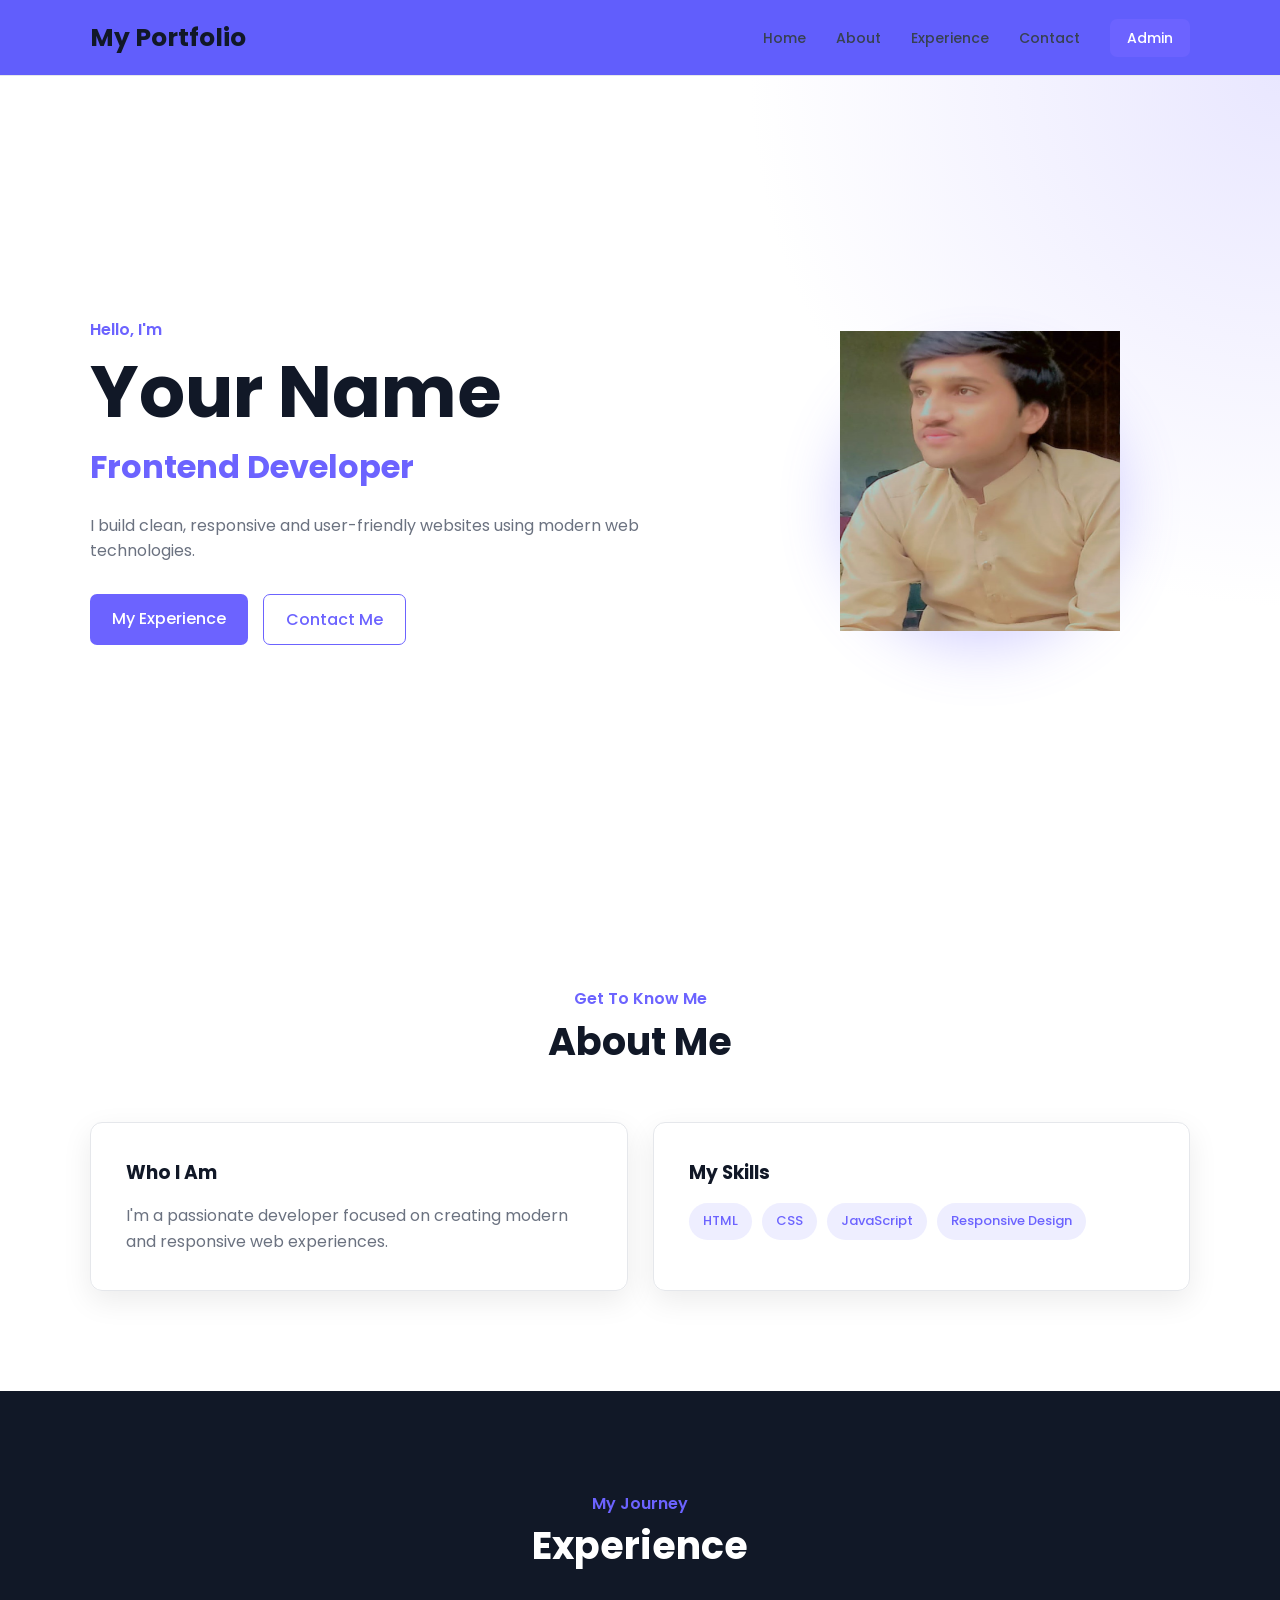
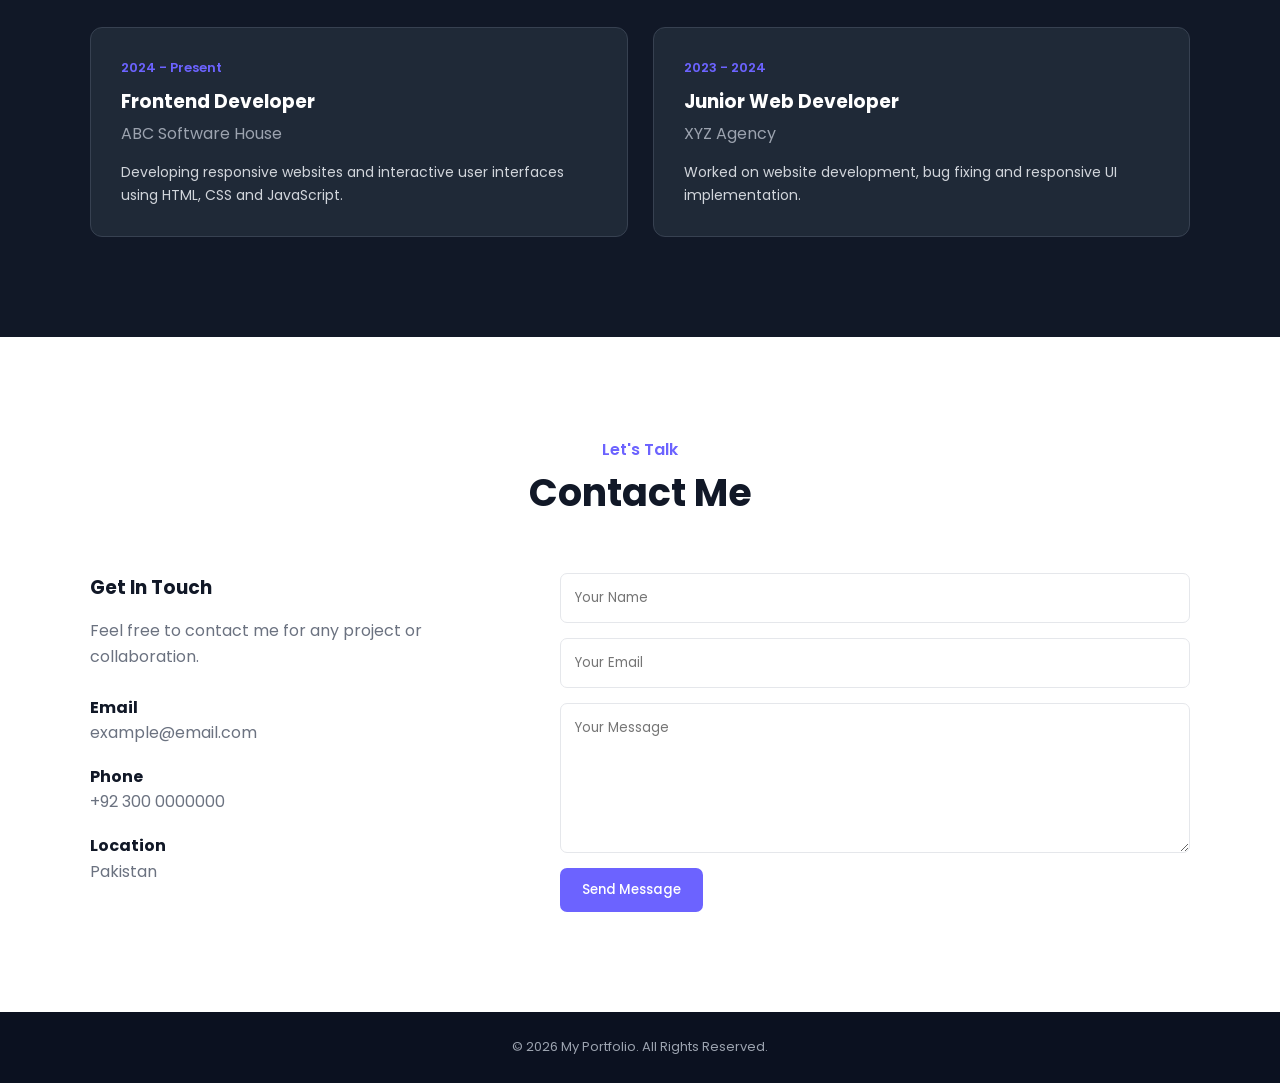
<file: index.html>
<!DOCTYPE html>
<html lang="en">
<head>
    <meta charset="UTF-8">
    <meta name="viewport" content="width=device-width, initial-scale=1.0">
    <title>My Portfolio</title>
    <link rel="stylesheet" href="style.css">
</head>
<body>
<header class="header">
    <nav class="navbar container">
        <a href="#" class="logo">My Portfolio</a>

        <button class="menu-btn" id="menuBtn">☰</button>

        <ul class="nav-links" id="navLinks">
            <li><a href="#home">Home</a></li>
            <li><a href="#about">About</a></li>
            <li><a href="#experience">Experience</a></li>
            <li><a href="#contact">Contact</a></li>
            <li><a href="admin.html" class="admin-link">Admin</a></li>
        </ul>

    </nav>
</header>

<main>

    <!-- Hero -->
    <section class="hero" id="home">
        <div class="container hero-content">
            <div class="hero-text">
                <p class="small-title">Hello, I'm</p>
                <h1 id="heroName">M Furqan</h1>
                <h2 id="heroRole">mern stack  Developer</h2>
                <p id="heroBio">
                    I build clean, responsive and user-friendly websites
                    using modern web technologies.
                </p>

                <div class="hero-buttons">
                    <a href="#experience" class="btn">My Experience</a>
                    <a href="#contact" class="btn btn-outline">Contact Me</a>
                </div>
            </div>

            <div class="hero-card">
                <div class="profile-circle">
                    <img src="tt.jpg" width="300px" height="300px" alt="">
                </div>
            </div>
        </div>
    </section>

    <!-- About -->
    <section class="section" id="about">
        <div class="container">
            <div class="section-heading">
                <p>Get To Know Me</p>
                <h2>About Me</h2>
            </div>

            <div class="about-grid">
                <div class="about-card">
                    <h3>Who I Am</h3>
                    <p id="aboutText">
                        I'm a passionate developer focused on creating
                        modern and responsive web experiences.
                    </p>
                </div>

                <div class="about-card">
                    <h3>My Skills</h3>
                    <div class="skills" id="skillsContainer">
                        <span>HTML</span>
                        <span>CSS</span>
                        <span>JavaScript</span>
                        <span>Responsive Design</span>
                    </div>
                </div>
            </div>
        </div>
    </section>

    <!-- Experience -->
    <section class="section dark-section" id="experience">
        <div class="container">
            <div class="section-heading">
                <p>My Journey</p>
                <h2>Experience</h2>
            </div>

            <div class="experience-grid" id="experienceContainer">
                <!-- JavaScript will render experiences here -->
            </div>
        </div>
    </section>

    <!-- Contact -->
    <section class="section" id="contact">
        <div class="container">
            <div class="section-heading">
                <p>Let's Talk</p>
                <h2>Contact Me</h2>
            </div>

            <div class="contact-grid">
                <div class="contact-info">
                    <h3>Get In Touch</h3>
                    <p>
                        Feel free to contact me for any project or
                        collaboration.
                    </p>

                    <div class="contact-item">
                        <strong>Email</strong>
                        <span id="contactEmail">example@email.com</span>
                    </div>

                    <div class="contact-item">
                        <strong>Phone</strong>
                        <span id="contactPhone">+92 300 0000000</span>
                    </div>

                    <div class="contact-item">
                        <strong>Location</strong>
                        <span id="contactLocation">Pakistan</span>
                    </div>
                </div>

                <form class="contact-form" id="contactForm">
                    <input type="text" placeholder="Your Name" required>
                    <input type="email" placeholder="Your Email" required>
                    <textarea rows="6" placeholder="Your Message" required></textarea>
                    <button type="submit" class="btn">Send Message</button>
                </form>
            </div>
        </div>
    </section>

</main>

<footer>
    <p>© <span id="year"></span> My Portfolio. All Rights Reserved.</p>
</footer>

<script src="script.js"></script>
</body>
</html>
</file>
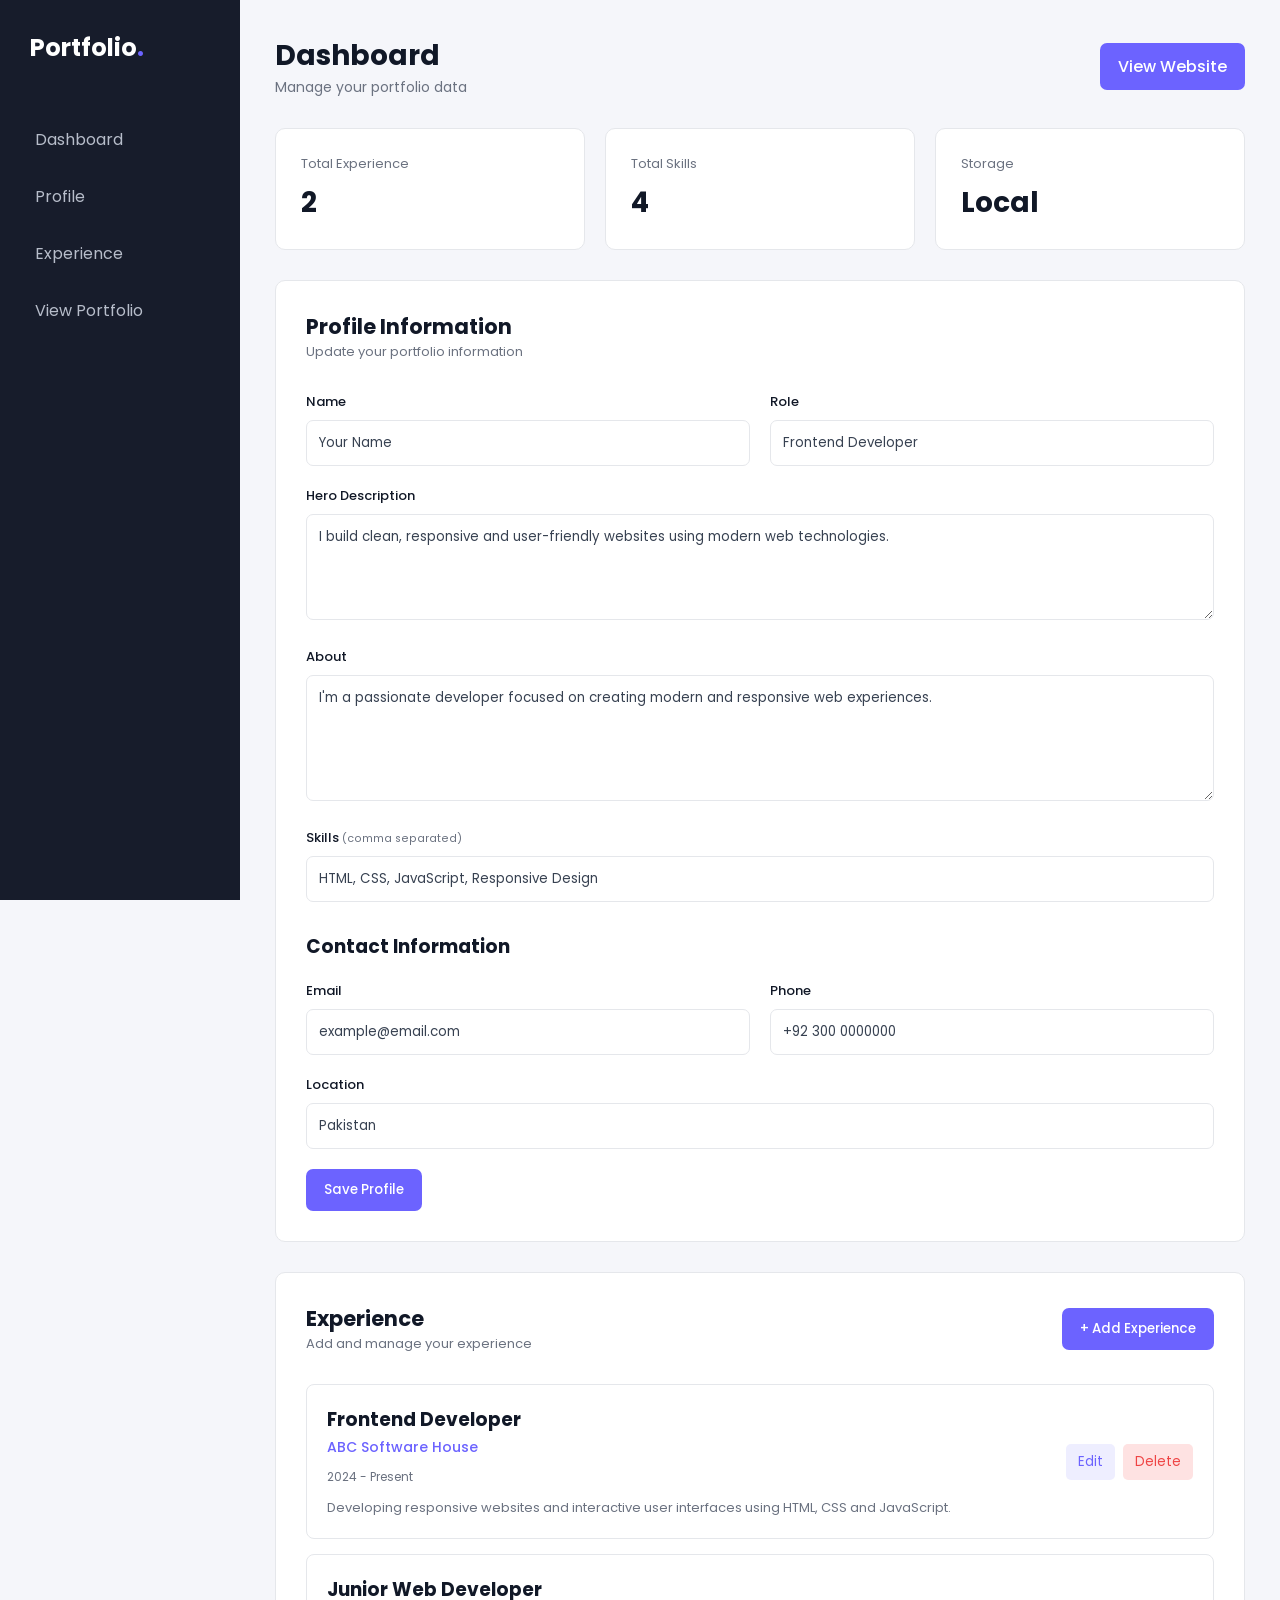
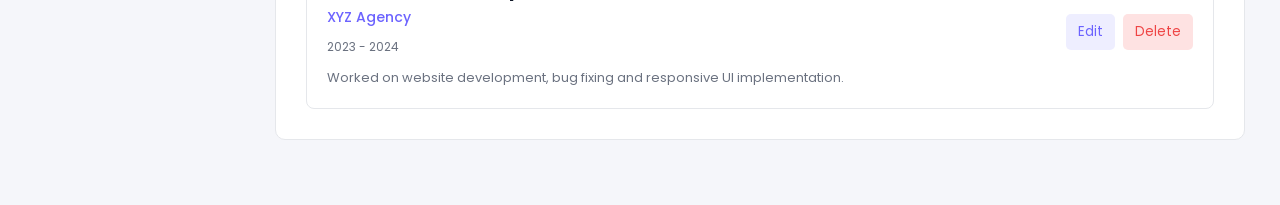
<file: admin.html>
<!DOCTYPE html>
<html lang="en">
<head>
    <meta charset="UTF-8">
    <meta name="viewport" content="width=device-width, initial-scale=1.0">

    <title>Admin Dashboard</title>

    <link rel="stylesheet" href="admin.css">
</head>

<body>

<div class="dashboard">

    <!-- Sidebar -->

    <aside class="sidebar">

        <div class="admin-logo">
            Portfolio<span>.</span>
        </div>

        <nav>
            <a href="#dashboard">Dashboard</a>
            <a href="#profile">Profile</a>
            <a href="#experience">Experience</a>
            <a href="index.html">View Portfolio</a>
        </nav>

    </aside>


    <!-- Main -->

    <main class="main-content">

        <header class="topbar">

            <div>
                <h1>Dashboard</h1>
                <p>Manage your portfolio data</p>
            </div>

            <a href="index.html" class="view-btn">
                View Website
            </a>

        </header>


        <!-- Statistics -->

        <section class="stats" id="dashboard">

            <div class="stat-card">
                <span>Total Experience</span>
                <strong id="experienceCount">0</strong>
            </div>

            <div class="stat-card">
                <span>Total Skills</span>
                <strong id="skillCount">0</strong>
            </div>

            <div class="stat-card">
                <span>Storage</span>
                <strong>Local</strong>
            </div>

        </section>


        <!-- Profile -->

        <section class="admin-section" id="profile">

            <div class="section-title">
                <div>
                    <h2>Profile Information</h2>
                    <p>Update your portfolio information</p>
                </div>
            </div>

            <form id="profileForm">

                <div class="form-grid">

                    <div class="form-group">
                        <label>Name</label>
                        <input
                            type="text"
                            id="name"
                            required
                        >
                    </div>

                    <div class="form-group">
                        <label>Role</label>
                        <input
                            type="text"
                            id="role"
                            required
                        >
                    </div>

                </div>


                <div class="form-group">
                    <label>Hero Description</label>

                    <textarea
                        id="bio"
                        rows="4"
                        required
                    ></textarea>
                </div>


                <div class="form-group">
                    <label>About</label>

                    <textarea
                        id="about"
                        rows="5"
                        required
                    ></textarea>
                </div>


                <div class="form-group">

                    <label>
                        Skills
                        <small>(comma separated)</small>
                    </label>

                    <input
                        type="text"
                        id="skills"
                        placeholder="HTML, CSS, JavaScript"
                    >

                </div>


                <h3 class="sub-heading">
                    Contact Information
                </h3>


                <div class="form-grid">

                    <div class="form-group">
                        <label>Email</label>

                        <input
                            type="email"
                            id="email"
                            required
                        >
                    </div>


                    <div class="form-group">
                        <label>Phone</label>

                        <input
                            type="text"
                            id="phone"
                            required
                        >
                    </div>

                </div>


                <div class="form-group">
                    <label>Location</label>

                    <input
                        type="text"
                        id="location"
                        required
                    >
                </div>


                <button class="save-btn" type="submit">
                    Save Profile
                </button>

            </form>

        </section>


        <!-- Experience -->

        <section
            class="admin-section"
            id="experience"
        >

            <div class="section-title">

                <div>
                    <h2>Experience</h2>
                    <p>Add and manage your experience</p>
                </div>

                <button
                    class="add-btn"
                    id="addExperienceBtn"
                >
                    + Add Experience
                </button>

            </div>


            <div
                class="experience-list"
                id="experienceList"
            ></div>

        </section>


    </main>

</div>


<!-- Experience Modal -->

<div
    class="modal"
    id="experienceModal"
>

    <div class="modal-content">

        <div class="modal-header">

            <h2 id="modalTitle">
                Add Experience
            </h2>

            <button id="closeModal">
                ×
            </button>

        </div>


        <form id="experienceForm">

            <input
                type="hidden"
                id="experienceId"
            >


            <div class="form-group">

                <label>Job Title</label>

                <input
                    type="text"
                    id="experienceTitle"
                    required
                >

            </div>


            <div class="form-group">

                <label>Company</label>

                <input
                    type="text"
                    id="experienceCompany"
                    required
                >

            </div>


            <div class="form-group">

                <label>Date</label>

                <input
                    type="text"
                    id="experienceDate"
                    placeholder="2024 - Present"
                    required
                >

            </div>


            <div class="form-group">

                <label>Description</label>

                <textarea
                    id="experienceDescription"
                    rows="5"
                    required
                ></textarea>

            </div>


            <button
                type="submit"
                class="save-btn"
            >
                Save Experience
            </button>

        </form>

    </div>

</div>

<div id="toast" class="toast" aria-live="polite"></div>

<script src="admin.js"></script>



<div
    class="toast"
    id="toast"
>
    Saved successfully!
</div>


<script src="admin.js"></script>

</body>
</html>
</file>
<file: style.css>
@import url('https://fonts.googleapis.com/css2?family=Poppins:wght@300;400;500;600;700&display=swap');

:root {
    --primary: #6c63ff;
    --primary-dark: #5148e5;
    --dark: #111827;
    --dark-2: #1f2937;
    --text: #374151;
    --light: #f8fafc;
    --white: #ffffff;
    --border: #e5e7eb;
    --shadow: 0 10px 30px rgba(0, 0, 0, 0.08);
}

* {
    margin: 0;
    padding: 0;
    box-sizing: border-box;
}

html {
    scroll-behavior: smooth;
}

body {
    font-family: "Poppins", sans-serif;
    color: var(--text);
    background: var(--white);
    line-height: 1.6;
}

a {
    text-decoration: none;
}

ul {
    list-style: none;
}

.container {
    width: min(1100px, 90%);
    margin: auto;
}

/* Navbar */

.header {
    position: sticky;
    top: 0;
    z-index: 1000;
    background:  rgb(97, 94, 252);
    backdrop-filter: blur(10px);
    border-bottom: 1px solid var(--border);
}

.navbar {
    height: 75px;
    display: flex;
    align-items: center;
    justify-content: space-between;
}

.logo {
    color: var(--dark);
    font-size: 25px;
    font-weight: 700;
}

.logo span {
    color: var(--primary);
}

.nav-links {
    display: flex;
    align-items: center;
    gap: 30px;
}

.nav-links a {
    color: var(--text);
    font-size: 14px;
    font-weight: 500;
    transition: 0.3s;
}

.nav-links a:hover {
    color: var(--primary);
}

.nav-links .admin-link {
    background: var(--primary);
    color: white;
    padding: 9px 17px;
    border-radius: 7px;
}

.menu-btn {
    display: none;
    border: none;
    background: transparent;
    font-size: 28px;
    cursor: pointer;
}

/* Hero */

.hero {
    min-height: 90vh;
    display: flex;
    align-items: center;
    background:
        radial-gradient(circle at top right, #e9e7ff, transparent 35%),
        #fff;
}

.hero-content {
    display: grid;
    grid-template-columns: 1.2fr 0.8fr;
    align-items: center;
    gap: 50px;
}

.small-title {
    color: var(--primary);
    font-weight: 600;
    margin-bottom: 10px;
}

.hero h1 {
    color: var(--dark);
    font-size: clamp(42px, 7vw, 72px);
    line-height: 1.1;
    margin-bottom: 10px;
}

.hero h2 {
    color: var(--primary);
    font-size: clamp(22px, 4vw, 32px);
    margin-bottom: 20px;
}

.hero-text > p:not(.small-title) {
    max-width: 600px;
    color: #6b7280;
}

.hero-buttons {
    display: flex;
    gap: 15px;
    margin-top: 30px;
}

.btn {
    display: inline-block;
    border: none;
    cursor: pointer;
    background: var(--primary);
    color: white;
    padding: 12px 22px;
    border-radius: 7px;
    font-family: inherit;
    font-weight: 500;
    transition: 0.3s;
}

.btn:hover {
    background: var(--primary-dark);
    transform: translateY(-2px);
}

.btn-outline {
    background: transparent;
    color: var(--primary);
    border: 1px solid var(--primary);
}

.btn-outline:hover {
    color: white;
}

.hero-card {
    display: flex;
    justify-content: center;
}

.profile-circle {
    width: 280px;
    height: 280px;
    border-radius: 50%;
    display: flex;
    justify-content: center;
    align-items: center;
    background: linear-gradient(135deg, var(--primary), #9b95ff);
    box-shadow: 0 25px 60px rgba(108, 99, 255, 0.3);
}

.profile-circle span {
    font-size: 75px;
    color: white;
    font-weight: 700;
}

/* Sections */

.section {
    padding: 100px 0;
}

.dark-section {
    background: var(--dark);
    color: white;
}

.section-heading {
    text-align: center;
    margin-bottom: 50px;
}

.section-heading p {
    color: var(--primary);
    font-weight: 600;
}

.section-heading h2 {
    color: var(--dark);
    font-size: 38px;
}

.dark-section .section-heading h2 {
    color: white;
}

/* About */

.about-grid {
    display: grid;
    grid-template-columns: 1fr 1fr;
    gap: 25px;
}

.about-card {
    padding: 35px;
    border: 1px solid var(--border);
    border-radius: 12px;
    box-shadow: var(--shadow);
}

.about-card h3 {
    color: var(--dark);
    margin-bottom: 15px;
}

.about-card p {
    color: #6b7280;
}

.skills {
    display: flex;
    flex-wrap: wrap;
    gap: 10px;
}

.skills span {
    background: #eeeeff;
    color: var(--primary);
    padding: 8px 14px;
    border-radius: 30px;
    font-size: 13px;
    font-weight: 500;
}

/* Experience */

.experience-grid {
    display: grid;
    grid-template-columns: repeat(2, 1fr);
    gap: 25px;
}

.experience-card {
    background: var(--dark-2);
    padding: 30px;
    border-radius: 12px;
    border: 1px solid #374151;
    transition: 0.3s;
}

.experience-card:hover {
    transform: translateY(-5px);
    border-color: var(--primary);
}

.experience-date {
    color: var(--primary);
    font-size: 13px;
    font-weight: 600;
}

.experience-card h3 {
    margin: 8px 0 4px;
}

.experience-card h4 {
    color: #9ca3af;
    font-weight: 400;
    margin-bottom: 15px;
}

.experience-card p {
    color: #d1d5db;
    font-size: 14px;
}

/* Contact */

.contact-grid {
    display: grid;
    grid-template-columns: 0.8fr 1.2fr;
    gap: 50px;
}

.contact-info h3 {
    color: var(--dark);
    margin-bottom: 15px;
}

.contact-info > p {
    color: #6b7280;
    margin-bottom: 25px;
}

.contact-item {
    display: flex;
    flex-direction: column;
    margin-bottom: 18px;
}

.contact-item strong {
    color: var(--dark);
}

.contact-item span {
    color: #6b7280;
}

.contact-form {
    display: flex;
    flex-direction: column;
    gap: 15px;
}

.contact-form input,
.contact-form textarea {
    width: 100%;
    padding: 14px;
    border: 1px solid var(--border);
    border-radius: 7px;
    font-family: inherit;
    outline: none;
    resize: vertical;
}

.contact-form input:focus,
.contact-form textarea:focus {
    border-color: var(--primary);
}

.contact-form button {
    align-self: flex-start;
}

/* Footer */

footer {
    padding: 25px;
    text-align: center;
    background: #0b1120;
    color: #9ca3af;
    font-size: 13px;
}

/* Responsive */

@media (max-width: 768px) {

    .menu-btn {
        display: block;
    }

    .nav-links {
        position: absolute;
        top: 75px;
        left: 0;
        width: 100%;
        padding: 20px;
        background: white;
        flex-direction: column;
        align-items: flex-start;
        gap: 18px;
        display: none;
        box-shadow: var(--shadow);
    }

    .nav-links.active {
        display: flex;
    }

    .hero {
        min-height: auto;
        padding: 80px 0;
    }

    .hero-content {
        grid-template-columns: 1fr;
        text-align: center;
    }

    .hero-text > p:not(.small-title) {
        margin: auto;
    }

    .hero-buttons {
        justify-content: center;
        flex-wrap: wrap;
    }

    .profile-circle {
        width: 210px;
        height: 210px;
    }

    .profile-circle span {
        font-size: 55px;
    }

    .about-grid,
    .experience-grid,
    .contact-grid {
        grid-template-columns: 1fr;
    }

    .section {
        padding: 70px 0;
    }
}
</file>
<file: admin.css>
@import url('https://fonts.googleapis.com/css2?family=Poppins:wght@300;400;500;600;700&display=swap');

:root {
    --primary: #6c63ff;
    --primary-dark: #5148e5;
    --dark: #111827;
    --sidebar: #171c2b;
    --bg: #f5f6fa;
    --white: #fff;
    --text: #374151;
    --muted: #6b7280;
    --border: #e5e7eb;
    --danger: #ef4444;
}

* {
    margin: 0;
    padding: 0;
    box-sizing: border-box;
}

body {
    font-family: "Poppins", sans-serif;
    background: var(--bg);
    color: var(--text);
}

a {
    text-decoration: none;
}

.dashboard {
    min-height: 100vh;
    display: flex;
}


/* Sidebar */

.sidebar {
    width: 240px;
    background: var(--sidebar);
    color: white;
    position: fixed;
    height: 100vh;
    padding: 30px 20px;
}

.admin-logo {
    font-size: 24px;
    font-weight: 700;
    margin-bottom: 50px;
    padding-left: 10px;
}

.admin-logo span {
    color: var(--primary);
}

.sidebar nav {
    display: flex;
    flex-direction: column;
    gap: 8px;
}

.sidebar nav a {
    color: #b7bdca;
    padding: 12px 15px;
    border-radius: 7px;
    transition: 0.3s;
}

.sidebar nav a:hover {
    background: var(--primary);
    color: white;
}


/* Main */

.main-content {
    width: calc(100% - 240px);
    margin-left: 240px;
    padding: 35px;
}


/* Topbar */

.topbar {
    display: flex;
    justify-content: space-between;
    align-items: center;
    margin-bottom: 30px;
}

.topbar h1 {
    color: var(--dark);
    font-size: 28px;
}

.topbar p {
    color: var(--muted);
    font-size: 14px;
}

.view-btn,
.add-btn,
.save-btn {
    border: none;
    background: var(--primary);
    color: white;
    padding: 11px 18px;
    border-radius: 7px;
    cursor: pointer;
    font-family: inherit;
    font-weight: 500;
    transition: 0.3s;
}

.view-btn:hover,
.add-btn:hover,
.save-btn:hover {
    background: var(--primary-dark);
}


/* Stats */

.stats {
    display: grid;
    grid-template-columns: repeat(3, 1fr);
    gap: 20px;
    margin-bottom: 30px;
}

.stat-card {
    background: var(--white);
    border: 1px solid var(--border);
    border-radius: 10px;
    padding: 25px;
}

.stat-card span {
    display: block;
    color: var(--muted);
    font-size: 13px;
    margin-bottom: 8px;
}

.stat-card strong {
    font-size: 28px;
    color: var(--dark);
}


/* Sections */

.admin-section {
    background: var(--white);
    padding: 30px;
    border-radius: 10px;
    border: 1px solid var(--border);
    margin-bottom: 30px;
}

.section-title {
    display: flex;
    justify-content: space-between;
    align-items: center;
    margin-bottom: 30px;
}

.section-title h2 {
    color: var(--dark);
    font-size: 21px;
}

.section-title p {
    color: var(--muted);
    font-size: 13px;
}


/* Forms */

.form-grid {
    display: grid;
    grid-template-columns: 1fr 1fr;
    gap: 20px;
}

.form-group {
    margin-bottom: 20px;
}

.form-group label {
    display: block;
    margin-bottom: 8px;
    color: var(--dark);
    font-size: 13px;
    font-weight: 500;
}

.form-group small {
    color: var(--muted);
    font-weight: 400;
}

.form-group input,
.form-group textarea {
    width: 100%;
    border: 1px solid var(--border);
    border-radius: 7px;
    padding: 12px;
    font-family: inherit;
    outline: none;
    color: var(--text);
}

.form-group textarea {
    resize: vertical;
}

.form-group input:focus,
.form-group textarea:focus {
    border-color: var(--primary);
}

.sub-heading {
    color: var(--dark);
    margin: 30px 0 20px;
}


/* Experience */

.experience-list {
    display: flex;
    flex-direction: column;
    gap: 15px;
}

.experience-admin-card {
    border: 1px solid var(--border);
    border-radius: 8px;
    padding: 20px;
    display: flex;
    justify-content: space-between;
    gap: 20px;
}

.experience-admin-info h3 {
    color: var(--dark);
    margin-bottom: 3px;
}

.experience-admin-info h4 {
    color: var(--primary);
    font-size: 14px;
    font-weight: 500;
    margin-bottom: 5px;
}

.experience-admin-info span {
    color: var(--muted);
    font-size: 12px;
}

.experience-admin-info p {
    color: var(--muted);
    font-size: 13px;
    margin-top: 10px;
}

.actions {
    display: flex;
    align-items: center;
    gap: 8px;
}

.edit-btn,
.delete-btn {
    border: none;
    padding: 8px 12px;
    border-radius: 5px;
    cursor: pointer;
    font-family: inherit;
}

.edit-btn {
    background: #eeeeff;
    color: var(--primary);
}

.delete-btn {
    background: #fee2e2;
    color: var(--danger);
}


/* Modal */

.modal {
    position: fixed;
    inset: 0;
    background: rgba(0, 0, 0, 0.5);
    display: none;
    justify-content: center;
    align-items: center;
    padding: 20px;
    z-index: 2000;
}

.modal.active {
    display: flex;
}

.modal-content {
    background: white;
    width: min(550px, 100%);
    max-height: 90vh;
    overflow-y: auto;
    padding: 30px;
    border-radius: 10px;
}

.modal-header {
    display: flex;
    justify-content: space-between;
    margin-bottom: 25px;
}

.modal-header h2 {
    color: var(--dark);
}

.modal-header button {
    border: none;
    background: transparent;
    font-size: 28px;
    cursor: pointer;
    color: var(--muted);
}


/* Toast */

.toast {
    position: fixed;
    right: 25px;
    bottom: 25px;
    background: #111827;
    color: white;
    padding: 13px 20px;
    border-radius: 7px;
    transform: translateY(100px);
    opacity: 0;
    transition: 0.3s;
}

.toast.show {
    transform: translateY(0);
    opacity: 1;
}


/* Responsive */

@media (max-width: 900px) {

    .sidebar {
        width: 190px;
    }

    .main-content {
        width: calc(100% - 190px);
        margin-left: 190px;
    }

    .stats {
        grid-template-columns: 1fr;
    }
}


@media (max-width: 700px) {

    .sidebar {
        position: relative;
        width: 100%;
        height: auto;
    }

    .dashboard {
        display: block;
    }

    .sidebar nav {
        flex-direction: row;
        overflow-x: auto;
    }

    .admin-logo {
        margin-bottom: 20px;
    }

    .main-content {
        width: 100%;
        margin-left: 0;
        padding: 20px;
    }

    .topbar {
        flex-direction: column;
        align-items: flex-start;
        gap: 15px;
    }

    .form-grid {
        grid-template-columns: 1fr;
        gap: 0;
    }

    .section-title {
        flex-direction: column;
        align-items: flex-start;
        gap: 15px;
    }

    .experience-admin-card {
        flex-direction: column;
    }

    .actions {
        justify-content: flex-start;
    }
}
</file>
